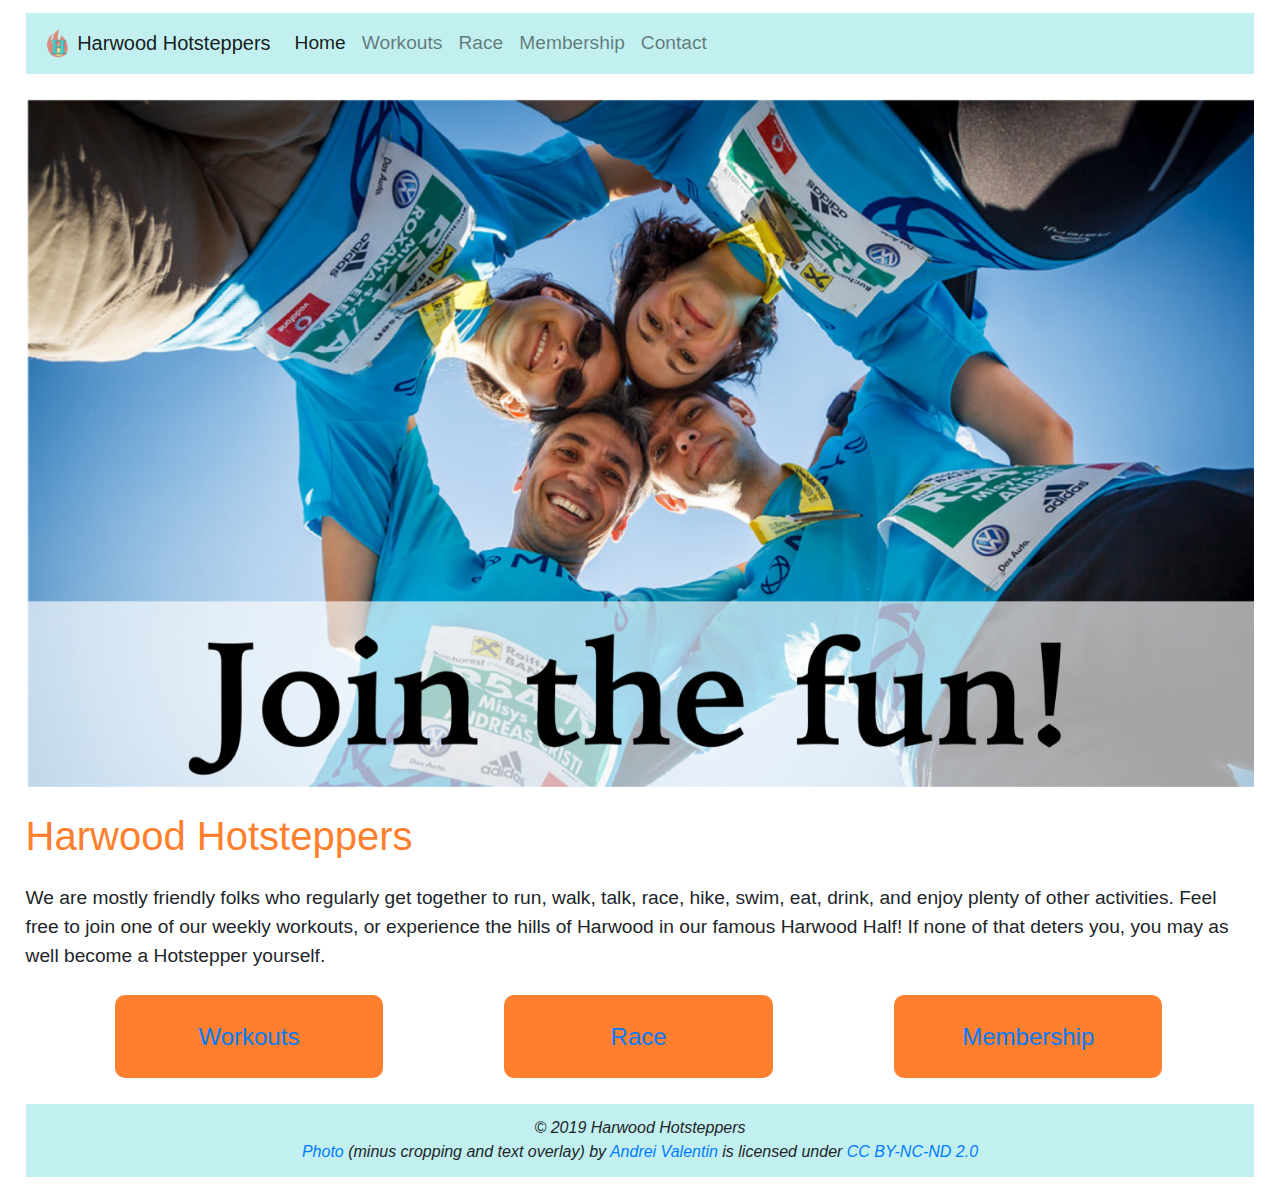
<file: index.html>
<!doctype html>
<html lang="en">
  <head>
    <meta charset="UTF-8">
    <title>Harwood Hotsteppers</title>
    <link rel="stylesheet" href="https://maxcdn.bootstrapcdn.com/bootstrap/4.0.0/css/bootstrap.min.css" integrity="sha384-Gn5384xqQ1aoWXA+058RXPxPg6fy4IWvTNh0E263XmFcJlSAwiGgFAW/dAiS6JXm" crossorigin="anonymous">
    <link rel="stylesheet" href="https://use.fontawesome.com/releases/v5.7.2/css/all.css" integrity="sha384-fnmOCqbTlWIlj8LyTjo7mOUStjsKC4pOpQbqyi7RrhN7udi9RwhKkMHpvLbHG9Sr" crossorigin="anonymous">
    <link rel="apple-touch-icon" sizes="180x180" href="./images/apple-touch-icon.png">
    <link rel="icon" type="image/png" sizes="32x32" href="./images/favicon-32x32.png">
    <link rel="icon" type="image/png" sizes="16x16" href="./images/favicon-16x16.png">
    <link rel="manifest" href="./images/site.webmanifest">
    <link rel="stylesheet" href="./css/hotsteppers.css">
    <script src="./js/hotsteppers.js"></script>
  </head>
  <body>
    <header>
    <div class="navbar-container">
    <nav class="navbar navbar-expand-lg navbar-light">
      <a class="navbar-brand" href="#">
        <img src="./images/hotstepper_sq.png" width="30" height="30" class="d-inline-block align-top" alt="Hotstepper logo"> Harwood Hotsteppers
      </a>
      <button class="navbar-toggler" type="button" data-toggle="collapse" data-target="#navbarSupportedContent" aria-controls="navbarSupportedContent" aria-expanded="false" aria-label="Toggle navigation">
      <span class="navbar-toggler-icon"></span>
      </button>
      <div class="collapse navbar-collapse" id="navbarSupportedContent">
        <ul class="navbar-nav mr-auto mt-2 mt-lg-0">
         <li class="nav-item active">
           <a class="nav-link" href="index.html">Home <span class="sr-only">(current)</span></a>
         </li>
         <li class="nav-item">
            <a class="nav-link" href="workouts.html">Workouts</a>
          </li>
         <li class="nav-item">
           <a class="nav-link" href="race.html">Race</a>
         </li>
         <li class="nav-item">
           <a class="nav-link" href="membership.html">Membership</a>
         </li>
         <li class="nav-item">
           <a class="nav-link" href="contact.html">Contact</a>
         </li>
       </ul>
      </div>
    </nav>
    </div>
    </header>
    <main>
      <section>
        <img class="hero" src="./images/Running-Team16-9CTA1b.png" alt="four people with their heads together in a circle smiling">
      </section>
      <section>
        <h1>Harwood Hotsteppers</h1>
        <p>We are mostly friendly folks who regularly get together to run, walk, talk, race, hike, swim, eat, drink, and enjoy plenty of other activities. Feel free to join one of our weekly workouts, or experience the hills of Harwood in our famous Harwood Half! If none of that deters you, you may as well become a Hotstepper yourself.
      </section>
      <div class="buttons">
        <a href="workouts.html">Workouts</a>
        <a href="race.html">Race</a>
        <a href="membership.html">Membership</a>
      </div>
    </main>
    <footer>
      <div>&copy; 2019 Harwood Hotsteppers
        <i class="fab fa-twitter-square" aria-label="Twitter"></i>
        <i class="fab fa-facebook-square" aria-label="Facebook"></i>
        <i class="fab fa-instagram" aria-label="Instagram"></i><br>
        <a href="https://www.flickr.com/photos/15533315@N07/27058076323">Photo</a> (minus cropping and text overlay) by <a href="https://www.flickr.com/photos/15533315@N07">Andrei Valentin</a> is licensed under <a href="https://creativecommons.org/licenses/by-nc-nd/2.0/?ref=ccsearch&atype=html">CC BY-NC-ND 2.0</a></div>
    </footer>

<script src="https://code.jquery.com/jquery-3.2.1.slim.min.js" integrity="sha384-KJ3o2DKtIkvYIK3UENzmM7KCkRr/rE9/Qpg6aAZGJwFDMVNA/GpGFF93hXpG5KkN" crossorigin="anonymous"></script>
<script src="https://cdnjs.cloudflare.com/ajax/libs/popper.js/1.12.9/umd/popper.min.js" integrity="sha384-ApNbgh9B+Y1QKtv3Rn7W3mgPxhU9K/ScQsAP7hUibX39j7fakFPskvXusvfa0b4Q" crossorigin="anonymous"></script>
<script src="https://maxcdn.bootstrapcdn.com/bootstrap/4.0.0/js/bootstrap.min.js" integrity="sha384-JZR6Spejh4U02d8jOt6vLEHfe/JQGiRRSQQxSfFWpi1MquVdAyjUar5+76PVCmYl" crossorigin="anonymous"></script>

  </body>
</html>
</file>
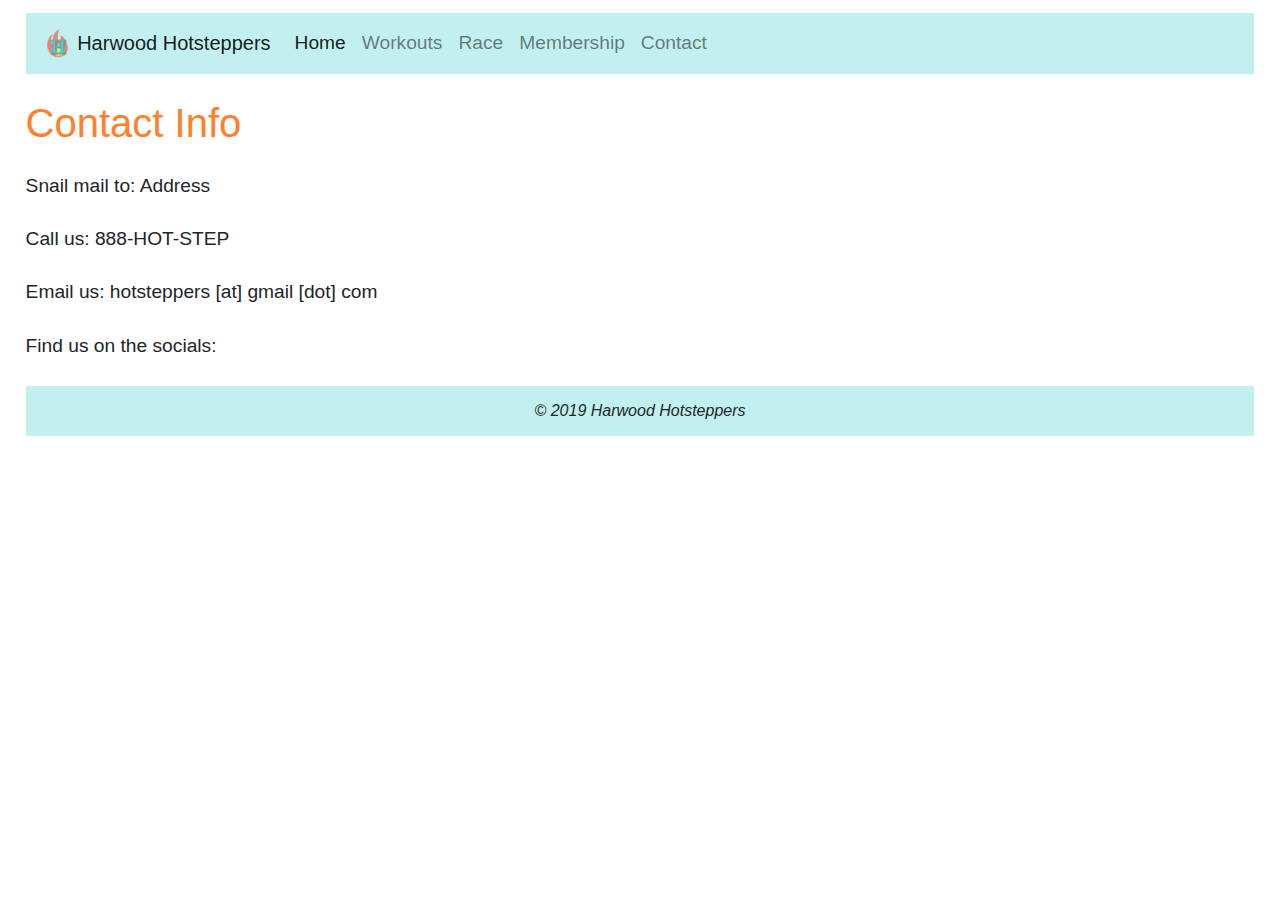
<file: contact.html>
<!doctype html>
<html lang="en">
  <head>
    <meta charset="UTF-8">
    <title>Harwood Hotsteppers Contact Info</title>
    <link rel="stylesheet" href="https://maxcdn.bootstrapcdn.com/bootstrap/4.0.0/css/bootstrap.min.css" integrity="sha384-Gn5384xqQ1aoWXA+058RXPxPg6fy4IWvTNh0E263XmFcJlSAwiGgFAW/dAiS6JXm" crossorigin="anonymous">
    <link rel="stylesheet" href="https://use.fontawesome.com/releases/v5.7.2/css/all.css" integrity="sha384-fnmOCqbTlWIlj8LyTjo7mOUStjsKC4pOpQbqyi7RrhN7udi9RwhKkMHpvLbHG9Sr" crossorigin="anonymous">
    <link rel="apple-touch-icon" sizes="180x180" href="./images/apple-touch-icon.png">
    <link rel="icon" type="image/png" sizes="32x32" href="./images/favicon-32x32.png">
    <link rel="icon" type="image/png" sizes="16x16" href="./images/favicon-16x16.png">
    <link rel="manifest" href="./images/site.webmanifest">
    <link rel="stylesheet" href="./css/hotsteppers.css">
    <script src="./js/hotsteppers.js"></script>
  </head>
  <body>
    <header>
      <div class="navbar-container">
      <nav class="navbar navbar-expand-lg navbar-light">
        <a class="navbar-brand" href="#">
          <img src="./images/hotstepper_sq.png" width="30" height="30" class="d-inline-block align-top" alt="Hotstepper logo"> Harwood Hotsteppers
        </a>
        <button class="navbar-toggler" type="button" data-toggle="collapse" data-target="#navbarSupportedContent" aria-controls="navbarSupportedContent" aria-expanded="false" aria-label="Toggle navigation">
        <span class="navbar-toggler-icon"></span>
        </button>
        <div class="collapse navbar-collapse" id="navbarSupportedContent">
          <ul class="navbar-nav mr-auto mt-2 mt-lg-0">
           <li class="nav-item active">
             <a class="nav-link" href="index.html">Home <span class="sr-only">(current)</span></a>
           </li>
           <li class="nav-item">
              <a class="nav-link" href="workouts.html">Workouts</a>
            </li>
           <li class="nav-item">
             <a class="nav-link" href="race.html">Race</a>
           </li>
           <li class="nav-item">
             <a class="nav-link" href="membership.html">Membership</a>
           </li>
           <li class="nav-item">
             <a class="nav-link" href="contact.html">Contact</a>
           </li>
         </ul>
        </div>
      </nav>
      </div>
    </header>
    <main>
      <section>
      <h1>Contact Info</h1>
        <p><i class="fas fa-map-marker-alt" aria-label="map marker"></i> Snail mail to: Address
        <p><i class="fas fa-phone" aria-label="phone"></i> Call us: 888-HOT-STEP
        <p><i class="fas fa-envelope" aria-label="email"></i> Email us: hotsteppers [at] gmail [dot] com
        <p>Find us on the socials: <i class="fab fa-twitter-square" aria-label="Twitter"></i>
        <i class="fab fa-facebook-square" aria-label="Facebook"></i>
        <i class="fab fa-instagram" aria-label="Instagram"></i>
      </section>
    </main>
    <footer>
      <div>&copy; 2019 Harwood Hotsteppers
        <i class="fab fa-twitter-square" aria-label="Twitter"></i>
        <i class="fab fa-facebook-square" aria-label="Facebook"></i>
        <i class="fab fa-instagram" aria-label="Instagram"></i></div>
    </footer>
    <script src="https://code.jquery.com/jquery-3.2.1.slim.min.js" integrity="sha384-KJ3o2DKtIkvYIK3UENzmM7KCkRr/rE9/Qpg6aAZGJwFDMVNA/GpGFF93hXpG5KkN" crossorigin="anonymous"></script>
    <script src="https://cdnjs.cloudflare.com/ajax/libs/popper.js/1.12.9/umd/popper.min.js" integrity="sha384-ApNbgh9B+Y1QKtv3Rn7W3mgPxhU9K/ScQsAP7hUibX39j7fakFPskvXusvfa0b4Q" crossorigin="anonymous"></script>
    <script src="https://maxcdn.bootstrapcdn.com/bootstrap/4.0.0/js/bootstrap.min.js" integrity="sha384-JZR6Spejh4U02d8jOt6vLEHfe/JQGiRRSQQxSfFWpi1MquVdAyjUar5+76PVCmYl" crossorigin="anonymous"></script>
  </body>
</html>
</file>
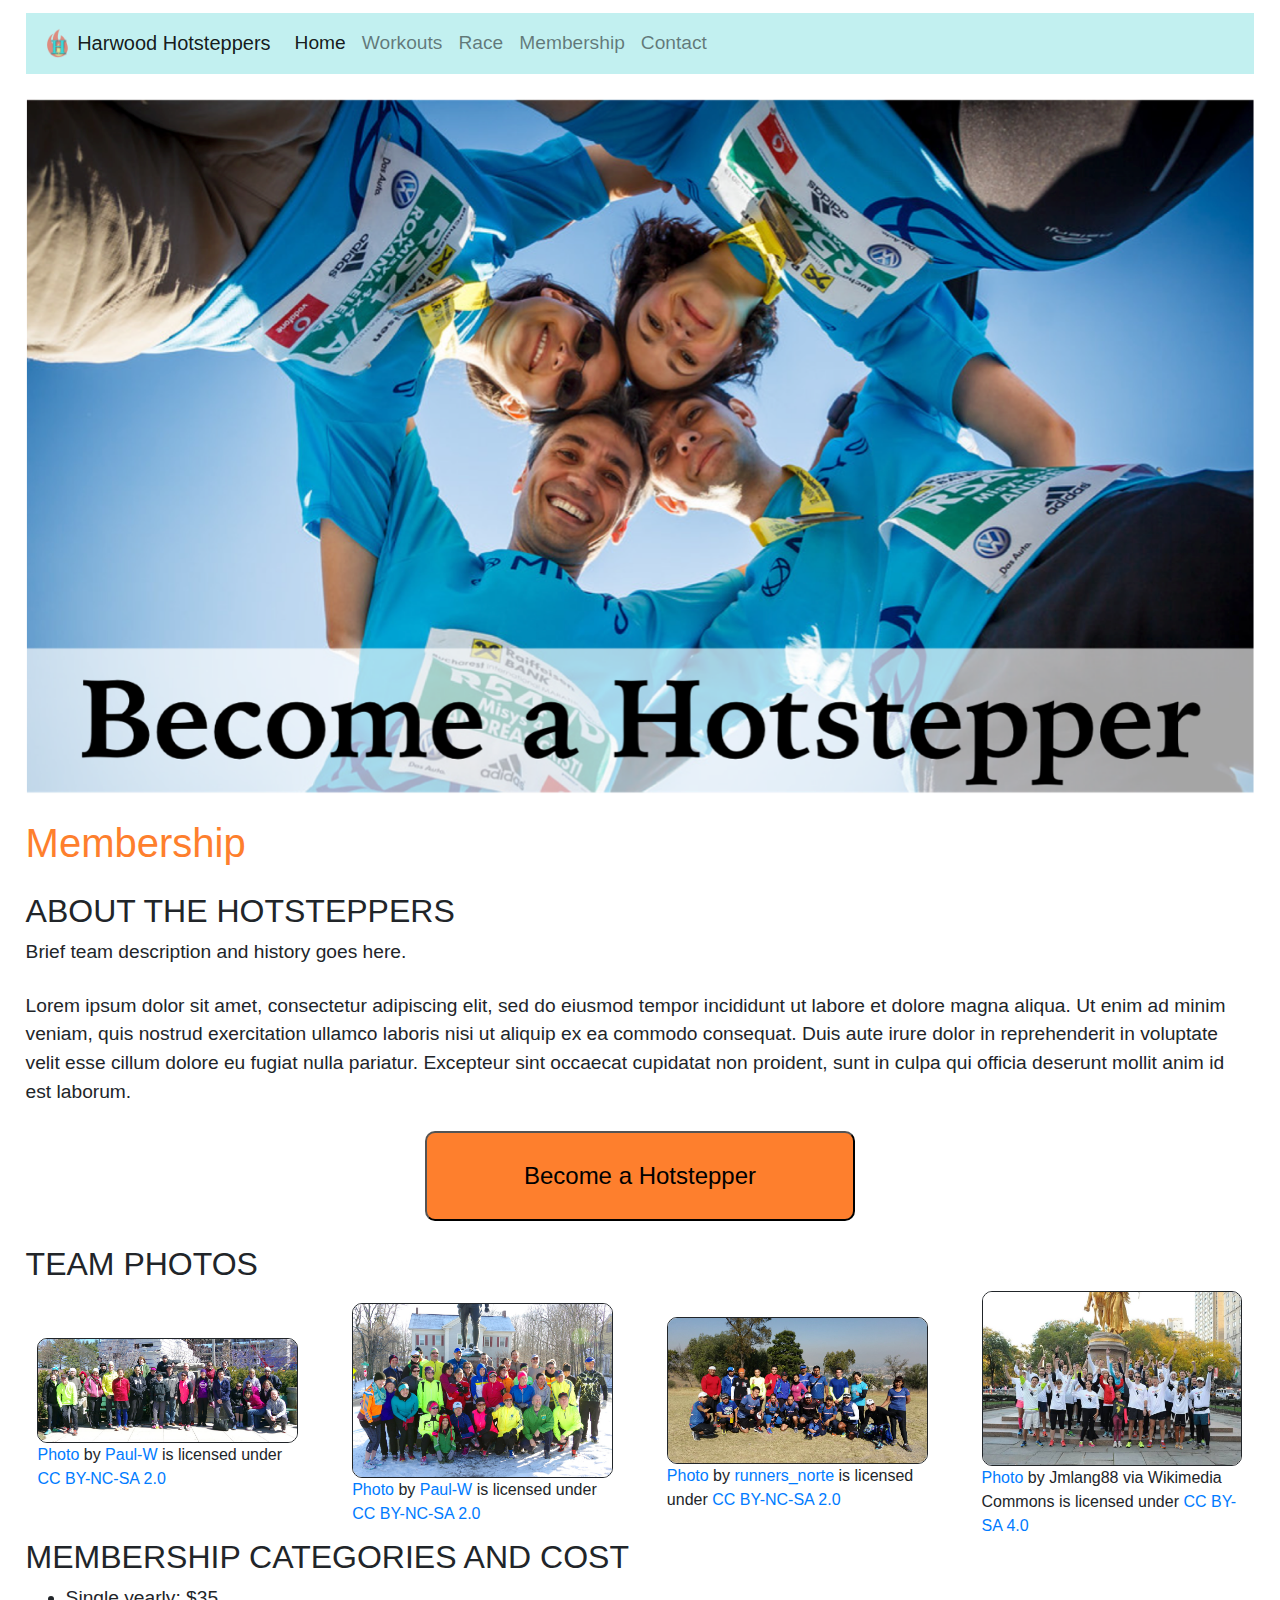
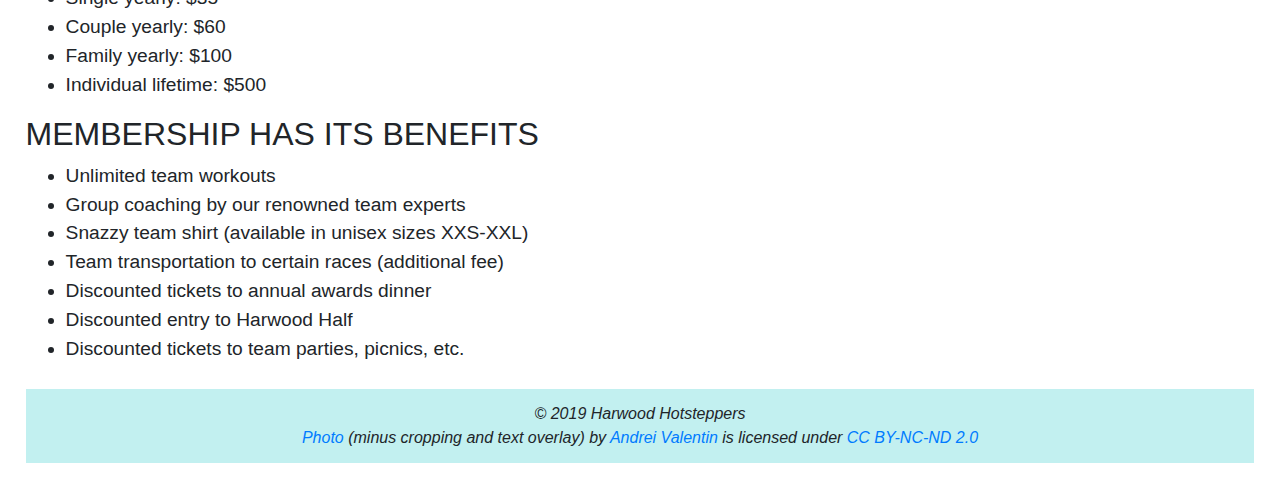
<file: membership.html>
<!doctype html>
<html lang="en">
  <head>
    <meta charset="UTF-8">
    <title>Harwood Hotsteppers Membership</title>
    <link rel="stylesheet" href="https://maxcdn.bootstrapcdn.com/bootstrap/4.0.0/css/bootstrap.min.css" integrity="sha384-Gn5384xqQ1aoWXA+058RXPxPg6fy4IWvTNh0E263XmFcJlSAwiGgFAW/dAiS6JXm" crossorigin="anonymous">
    <link rel="stylesheet" href="https://use.fontawesome.com/releases/v5.7.2/css/all.css" integrity="sha384-fnmOCqbTlWIlj8LyTjo7mOUStjsKC4pOpQbqyi7RrhN7udi9RwhKkMHpvLbHG9Sr" crossorigin="anonymous">
    <link rel="apple-touch-icon" sizes="180x180" href="./images/apple-touch-icon.png">
    <link rel="icon" type="image/png" sizes="32x32" href="./images/favicon-32x32.png">
    <link rel="icon" type="image/png" sizes="16x16" href="./images/favicon-16x16.png">
    <link rel="manifest" href="./images/site.webmanifest">
    <link rel="stylesheet" href="./css/hotsteppers.css">
    <script src="./js/hotsteppers.js"></script>
	  <link rel="stylesheet" href="./css/hotsteppers.css">
    <script src="./js/hotsteppers.js"></script>
  </head>
  <body>
    <header>
      <div class="navbar-container">
      <nav class="navbar navbar-expand-lg navbar-light">
        <a class="navbar-brand" href="#">
          <img src="./images/hotstepper_sq.png" width="30" height="30" class="d-inline-block align-top" alt="Hotstepper logo"> Harwood Hotsteppers
        </a>
        <button class="navbar-toggler" type="button" data-toggle="collapse" data-target="#navbarSupportedContent" aria-controls="navbarSupportedContent" aria-expanded="false" aria-label="Toggle navigation">
        <span class="navbar-toggler-icon"></span>
        </button>
        <div class="collapse navbar-collapse" id="navbarSupportedContent">
          <ul class="navbar-nav mr-auto mt-2 mt-lg-0">
           <li class="nav-item active">
             <a class="nav-link" href="index.html">Home <span class="sr-only">(current)</span></a>
           </li>
           <li class="nav-item">
              <a class="nav-link" href="workouts.html">Workouts</a>
            </li>
           <li class="nav-item">
             <a class="nav-link" href="race.html">Race</a>
           </li>
           <li class="nav-item">
             <a class="nav-link" href="membership.html">Membership</a>
           </li>
           <li class="nav-item">
             <a class="nav-link" href="contact.html">Contact</a>
           </li>
         </ul>
        </div>
      </nav>
      </div>
    </header>
    <main>
      <section>
        <img class="hero" src="./images/Running-Team16-9CTA2b.png" alt="four people with their heads together in a circle smiling">
      </section>
      <section>
        <h1>Membership</h1>
          <h2>About the Hotsteppers</h2>
          <p>Brief team description and history goes here.
          <p>Lorem ipsum dolor sit amet, consectetur adipiscing elit, sed do eiusmod tempor incididunt ut labore et dolore magna aliqua. Ut enim ad minim veniam, quis nostrud exercitation ullamco laboris nisi ut aliquip ex ea commodo consequat. Duis aute irure dolor in reprehenderit in voluptate velit esse cillum dolore eu fugiat nulla pariatur. Excepteur sint occaecat cupidatat non proident, sunt in culpa qui officia deserunt mollit anim id est laborum.
      </section>
      <section>
        <button>Become a Hotstepper</button>
      </section>
      <section>
        <h2>Team photos</h2>
        <div class="row">
          <div class="column">
              <img alt="Team members posing in park" src="./images/MRC-SLR-Boston-Course-2015-2144.jpg" onclick="openModal();currentSlide(1)" class="hover-shadow">
              <a href="https://www.flickr.com/photos/31608675@N00/16361771974">Photo</a> by <a href="https://www.flickr.com/photos/31608675@N00">Paul-W</a> is licensed under <a href="https://creativecommons.org/licenses/by-nc-sa/2.0/?ref=ccsearch&atype=html">CC BY-NC-SA 2.0</a>
          </div>
          <div class="column">
              <img alt="Team members posing with statue" src="./images/MRC-SLR-Boston-Course-2015-064.jpg" onclick="openModal();currentSlide(1)" class="hover-shadow">
              <a href="https://www.flickr.com/photos/31608675@N00/16783853398">Photo</a> by <a href="https://www.flickr.com/photos/31608675@N00">Paul-W</a> is licensed under <a href="https://creativecommons.org/licenses/by-nc-sa/2.0/?ref=ccsearch&atype=html">CC BY-NC-SA 2.0</a>
          </div>
          <div class="column">
              <img alt="Team members posing at top of ridge" src="./images/2015-01-24.jpg" onclick="openModal();currentSlide(1)" class="hover-shadow">
              <a href="https://www.flickr.com/photos/131477743@N03/16943571307">Photo</a> by <a href="https://www.flickr.com/photos/131477743@N03">runners_norte</a> is licensed under <a href="https://creativecommons.org/licenses/by-nc-sa/2.0/?ref=ccsearch&atype=html">CC BY-NC-SA 2.0</a>
          </div>
          <div class="column">
              <img alt="Team members cheering with statue" src="./images/2013_Shoe4Africa_running_team.jpg" onclick="openModal();currentSlide(1)" class="hover-shadow">
              <a href="https://commons.wikimedia.org/wiki/File:2013_Shoe4Africa_running_team.jpg">Photo</a> by Jmlang88 via Wikimedia Commons is licensed under <a href="https://creativecommons.org/licenses/by-sa/4.0">CC BY-SA 4.0</a>
          </div>
        </div>

<!-- The Modal/Lightbox -->
<div id="myModal" class="modal">
  <span class="close cursor" onclick="closeModal()">&times;</span>
  <div class="modal-content">

    <div class="mySlides">
      <div class="numbertext">1 / 4</div>
      <img src="./images/MRC-SLR-Boston-Course-2015-2144.jpg" alt="Team members posing in park" style="width:100%">
    </div>

    <div class="mySlides">
      <div class="numbertext">2 / 4</div>
      <img src="./images/MRC-SLR-Boston-Course-2015-064.jpg" alt="Team members posing with statue" style="width:100%">
    </div>

    <div class="mySlides">
      <div class="numbertext">3 / 4</div>
      <img src="./images/2015-01-24.jpg" alt="Team members posing at top of ridge" style="width:100%">
    </div>

    <div class="mySlides">
      <div class="numbertext">4 / 4</div>
      <img src="./images/2013_Shoe4Africa_running_team.jpg" alt="Team members cheering with statue" style="width:100%">
    </div>

<!-- Next/previous controls -->
    <a class="prev" onclick="plusSlides(-1)">&#10094;</a>
    <a class="next" onclick="plusSlides(1)">&#10095;</a>

<!-- Caption text -->
    <div class="caption-container">
      <p id="caption"></p>
    </div>

<!-- Thumbnail image controls -->
    <div class="column">
      <img class="demo" src="./images/MRC-SLR-Boston-Course-2015-2144.jpg" onclick="currentSlide(1)" alt="Team members posing in park">
    </div>

    <div class="column">
      <img class="demo" src="./images/MRC-SLR-Boston-Course-2015-064.jpg" onclick="currentSlide(2)" alt="Team members posing with statue">
    </div>

    <div class="column">
      <img class="demo" src="./images/2015-01-24.jpg" onclick="currentSlide(3)" alt="Team members posing at top of ridge">
    </div>

    <div class="column">
      <img class="demo" src="./images/2013_Shoe4Africa_running_team.jpg" onclick="currentSlide(4)" alt="Team members cheering with statue">
    </div>
  </div>
</div>
      </section>
      <section>
      <div>
          <h2>Membership categories and cost</h2>
          <ul><li>Single yearly: $35</li>
            <li>Couple yearly: $60</li>
            <li>Family yearly: $100</li>
            <li>Individual lifetime: $500</li></ul>
      </div>
      <div>
          <h2>Membership has its benefits</h2>
          <ul><li>Unlimited team workouts</li>
            <li>Group coaching by our renowned team experts</li>
            <li>Snazzy team shirt (available in unisex sizes XXS-XXL)</li>
            <li>Team transportation to certain races (additional fee)</li>
            <li>Discounted tickets to annual awards dinner</li>
            <li>Discounted entry to Harwood Half</li>
            <li>Discounted tickets to team parties, picnics, etc.</li>
    </ul>
      </div>
    </section>
    </main>
    <footer>
      <div>&copy; 2019 Harwood Hotsteppers
        <i class="fab fa-twitter-square" aria-label="Twitter"></i>
        <i class="fab fa-facebook-square" aria-label="Facebook"></i>
        <i class="fab fa-instagram" aria-label="Instagram"></i><br>
        <a href="https://www.flickr.com/photos/15533315@N07/27058076323">Photo</a> (minus cropping and text overlay) by <a href="https://www.flickr.com/photos/15533315@N07">Andrei Valentin</a> is licensed under <a href="https://creativecommons.org/licenses/by-nc-nd/2.0/?ref=ccsearch&atype=html">CC BY-NC-ND 2.0</a></div>
    </footer>

    <script src="https://code.jquery.com/jquery-3.2.1.slim.min.js" integrity="sha384-KJ3o2DKtIkvYIK3UENzmM7KCkRr/rE9/Qpg6aAZGJwFDMVNA/GpGFF93hXpG5KkN" crossorigin="anonymous"></script>
    <script src="https://cdnjs.cloudflare.com/ajax/libs/popper.js/1.12.9/umd/popper.min.js" integrity="sha384-ApNbgh9B+Y1QKtv3Rn7W3mgPxhU9K/ScQsAP7hUibX39j7fakFPskvXusvfa0b4Q" crossorigin="anonymous"></script>
    <script src="https://maxcdn.bootstrapcdn.com/bootstrap/4.0.0/js/bootstrap.min.js" integrity="sha384-JZR6Spejh4U02d8jOt6vLEHfe/JQGiRRSQQxSfFWpi1MquVdAyjUar5+76PVCmYl" crossorigin="anonymous"></script>

  </body>
</html>
</file>
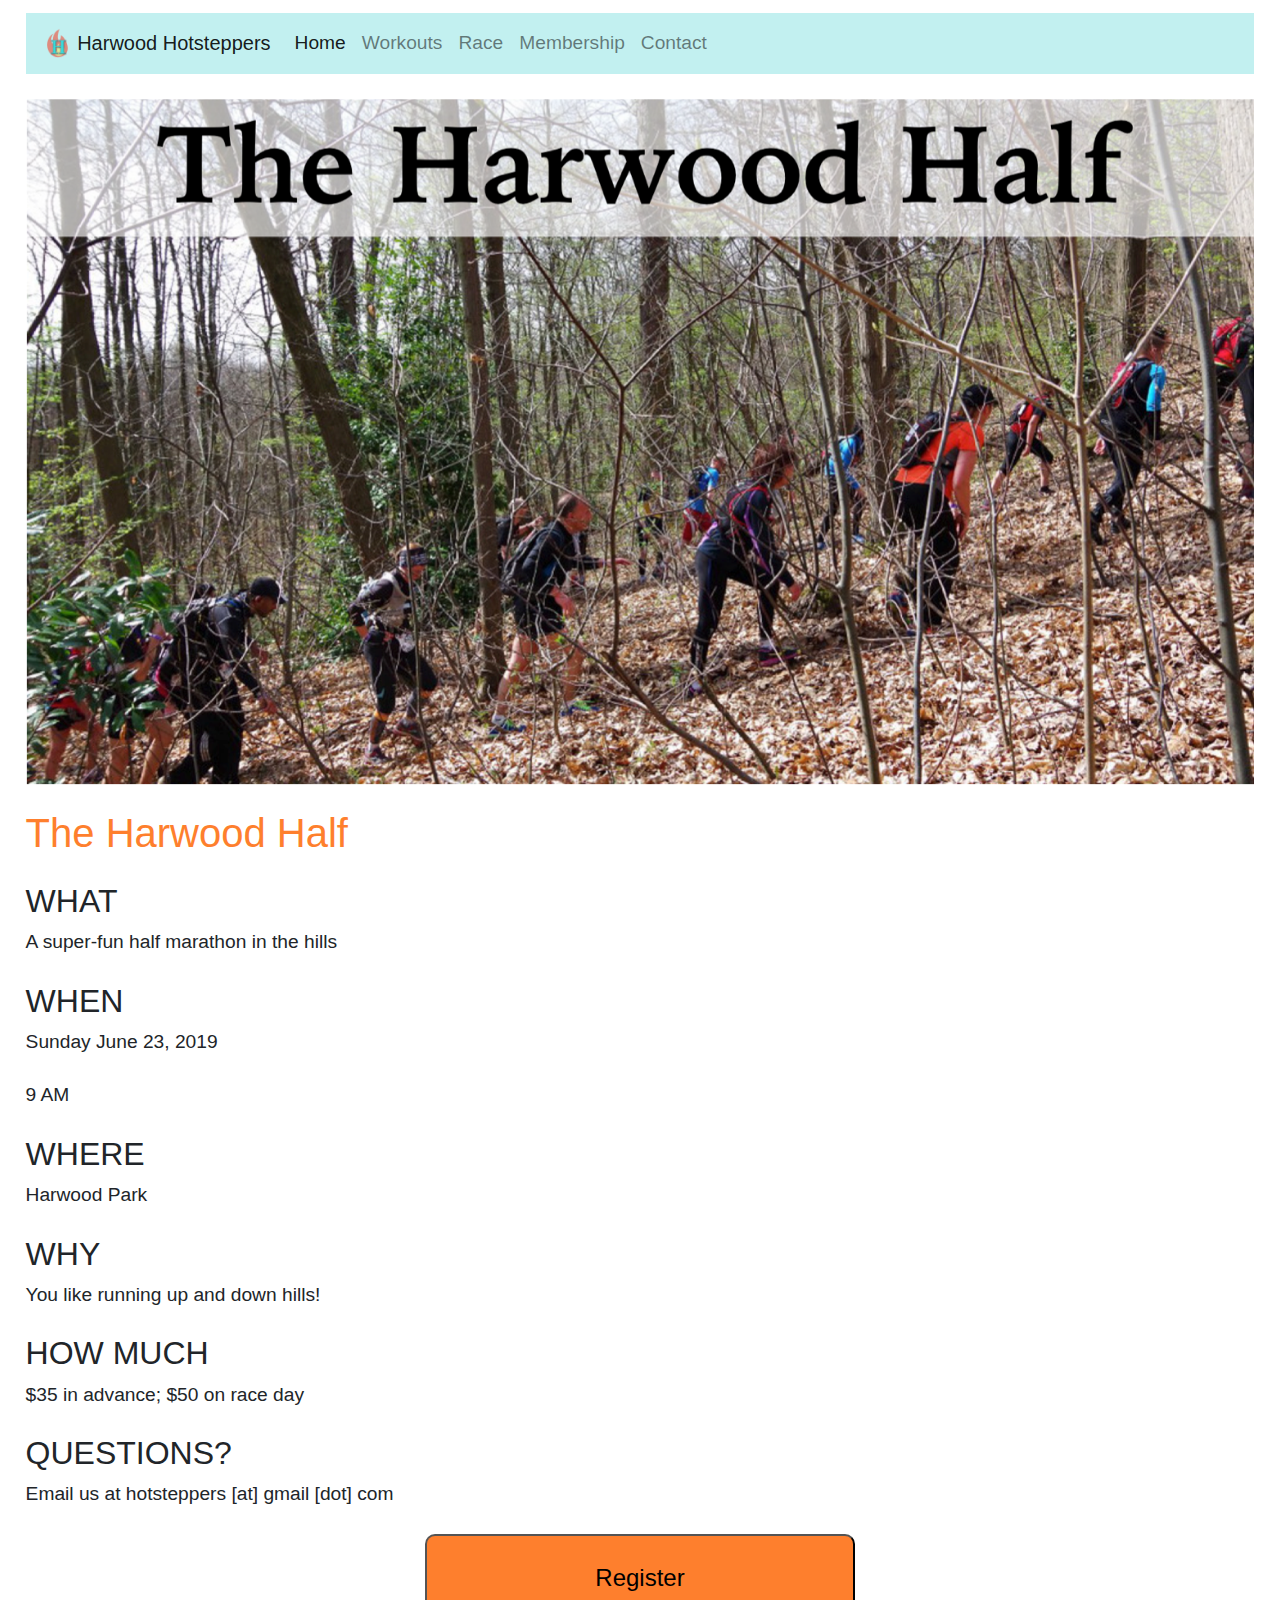
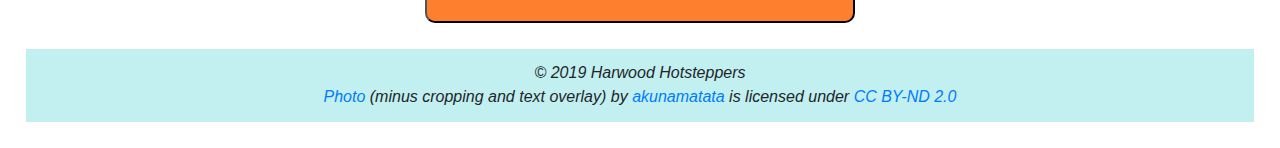
<file: race.html>
<!doctype html>
<html lang="en">
  <head>
    <meta charset="UTF-8">
    <title>Harwood Hotsteppers - Harwood Half</title>
    <link rel="stylesheet" href="https://maxcdn.bootstrapcdn.com/bootstrap/4.0.0/css/bootstrap.min.css" integrity="sha384-Gn5384xqQ1aoWXA+058RXPxPg6fy4IWvTNh0E263XmFcJlSAwiGgFAW/dAiS6JXm" crossorigin="anonymous">
    <link rel="stylesheet" href="https://use.fontawesome.com/releases/v5.7.2/css/all.css" integrity="sha384-fnmOCqbTlWIlj8LyTjo7mOUStjsKC4pOpQbqyi7RrhN7udi9RwhKkMHpvLbHG9Sr" crossorigin="anonymous">
    <link rel="apple-touch-icon" sizes="180x180" href="./images/apple-touch-icon.png">
    <link rel="icon" type="image/png" sizes="32x32" href="./images/favicon-32x32.png">
    <link rel="icon" type="image/png" sizes="16x16" href="./images/favicon-16x16.png">
    <link rel="manifest" href="./images/site.webmanifest">
    <link rel="stylesheet" href="./css/hotsteppers.css">
    <script src="./js/hotsteppers.js"></script>
  </head>
  <body>
    <header>
      <div class="navbar-container">
      <nav class="navbar navbar-expand-lg navbar-light">
        <a class="navbar-brand" href="#">
          <img src="./images/hotstepper_sq.png" width="30" height="30" class="d-inline-block align-top" alt="Hotstepper logo"> Harwood Hotsteppers
        </a>
        <button class="navbar-toggler" type="button" data-toggle="collapse" data-target="#navbarSupportedContent" aria-controls="navbarSupportedContent" aria-expanded="false" aria-label="Toggle navigation">
        <span class="navbar-toggler-icon"></span>
        </button>
        <div class="collapse navbar-collapse" id="navbarSupportedContent">
          <ul class="navbar-nav mr-auto mt-2 mt-lg-0">
           <li class="nav-item active">
             <a class="nav-link" href="index.html">Home <span class="sr-only">(current)</span></a>
           </li>
           <li class="nav-item">
              <a class="nav-link" href="workouts.html">Workouts</a>
            </li>
           <li class="nav-item">
             <a class="nav-link" href="race.html">Race</a>
           </li>
           <li class="nav-item">
             <a class="nav-link" href="membership.html">Membership</a>
           </li>
           <li class="nav-item">
             <a class="nav-link" href="contact.html">Contact</a>
           </li>
         </ul>
        </div>
      </nav>
      </div>
    </header>
    <main>
      <section>
        <img class="hero" src="./images/AKU_4170(Medium)16-9CTA2.png" alt="people walking up a steep ascent">
      </section>
      <section>
        <h1>The Harwood Half</h1>
        <h2>What</h2>
          <p><i class="fas fa-running" aria-label="running"></i> A super-fun half marathon in the hills
        <h2>When</h2>
          <p><i class="fas fa-calendar-alt" aria-label="calendar"></i> Sunday June 23, 2019
          <p><i class="fas fa-clock" aria-label="clock"></i> 9 AM
        <h2>Where</h2>
          <p><i class="fas fa-location-arrow" aria-label="arrow"></i> Harwood Park
        <h2>Why</h2>
          <p><i class="fas fa-mountain" aria-label="mountain"></i> You like running up and down hills!
        <h2>How much</h2>
          <p><i class="fas fa-dollar-sign" aria-label="dollar sign"></i> $35 in advance; $50 on race day
        <h2>Questions?</h2>
          <p><i class="fas fa-question" aria-label="question mark"></i> Email us at hotsteppers [at] gmail [dot] com
      </section>
      <section>
        <button>Register</button>
      </section>
    </main>
    <footer>
      <div>&copy; 2019 Harwood Hotsteppers
        <i class="fab fa-twitter-square" aria-label="Twitter"></i>
        <i class="fab fa-facebook-square" aria-label="Facebook"></i>
        <i class="fab fa-instagram" aria-label="Instagram"></i><br>
        <a href="https://www.flickr.com/photos/72031802@N00/13533457285">Photo</a> (minus cropping and text overlay) by <a href="https://www.flickr.com/photos/72031802@N00">akunamatata</a> is licensed under <a href="https://creativecommons.org/licenses/by-nd/2.0/?ref=ccsearch&atype=html">CC BY-ND 2.0</a></div>
    </footer>

    <script src="https://code.jquery.com/jquery-3.2.1.slim.min.js" integrity="sha384-KJ3o2DKtIkvYIK3UENzmM7KCkRr/rE9/Qpg6aAZGJwFDMVNA/GpGFF93hXpG5KkN" crossorigin="anonymous"></script>
    <script src="https://cdnjs.cloudflare.com/ajax/libs/popper.js/1.12.9/umd/popper.min.js" integrity="sha384-ApNbgh9B+Y1QKtv3Rn7W3mgPxhU9K/ScQsAP7hUibX39j7fakFPskvXusvfa0b4Q" crossorigin="anonymous"></script>
    <script src="https://maxcdn.bootstrapcdn.com/bootstrap/4.0.0/js/bootstrap.min.js" integrity="sha384-JZR6Spejh4U02d8jOt6vLEHfe/JQGiRRSQQxSfFWpi1MquVdAyjUar5+76PVCmYl" crossorigin="anonymous"></script>

  </body>
</html>
</file>
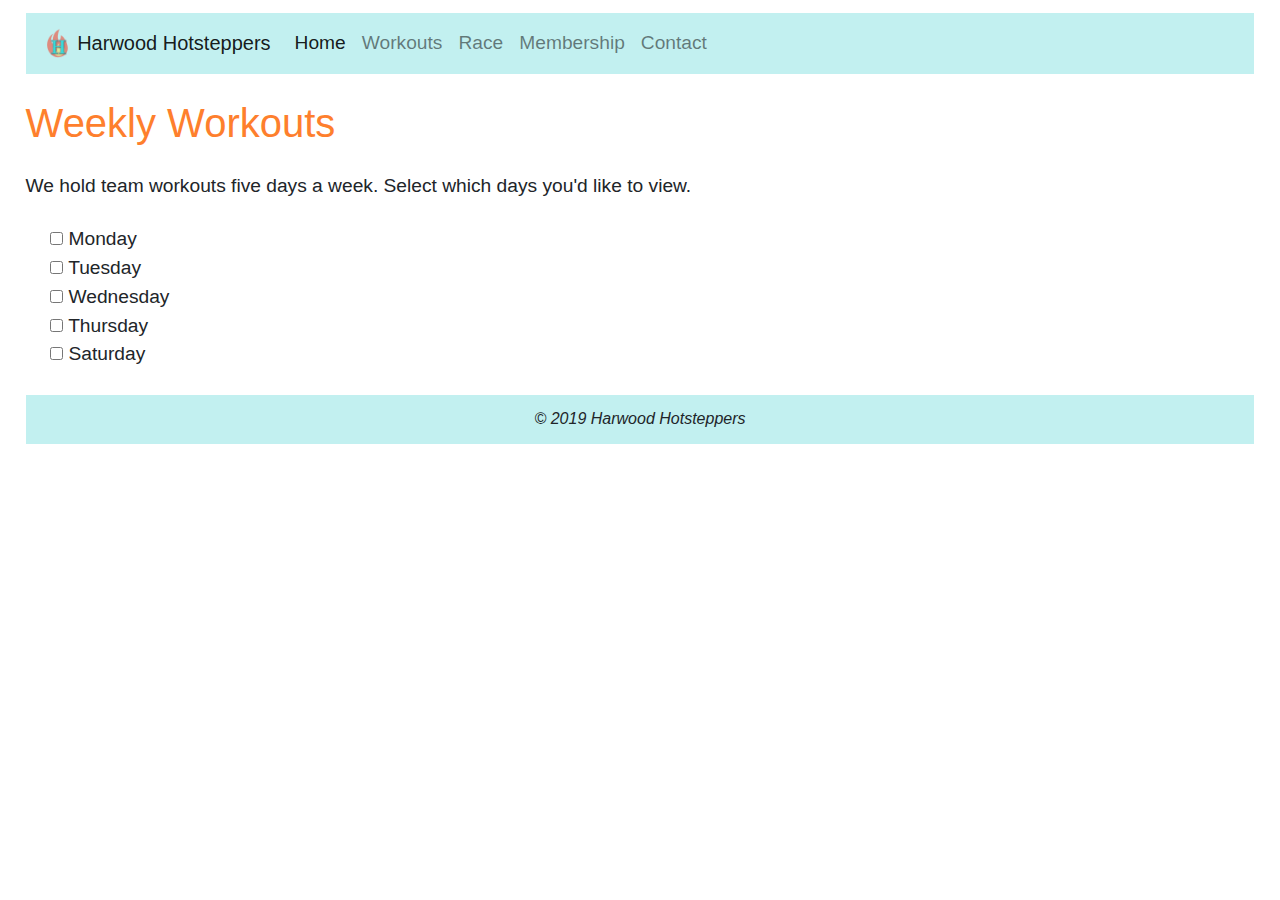
<file: workouts.html>
<!doctype html>
<html lang="en">
  <head>
    <meta charset="UTF-8">
    <title>Harwood Hotsteppers Weekly Workouts</title>
    <link rel="stylesheet" href="https://maxcdn.bootstrapcdn.com/bootstrap/4.0.0/css/bootstrap.min.css" integrity="sha384-Gn5384xqQ1aoWXA+058RXPxPg6fy4IWvTNh0E263XmFcJlSAwiGgFAW/dAiS6JXm" crossorigin="anonymous">
    <link rel="stylesheet" href="https://use.fontawesome.com/releases/v5.7.2/css/all.css" integrity="sha384-fnmOCqbTlWIlj8LyTjo7mOUStjsKC4pOpQbqyi7RrhN7udi9RwhKkMHpvLbHG9Sr" crossorigin="anonymous">
    <link rel="apple-touch-icon" sizes="180x180" href="./images/apple-touch-icon.png">
    <link rel="icon" type="image/png" sizes="32x32" href="./images/favicon-32x32.png">
    <link rel="icon" type="image/png" sizes="16x16" href="./images/favicon-16x16.png">
    <link rel="manifest" href="./images/site.webmanifest">
    <link rel="stylesheet" href="./css/hotsteppers.css">
    <script src="./js/hotsteppers.js"></script>
  </head>
  <body>
    <header>
      <div class="navbar-container">
      <nav class="navbar navbar-expand-lg navbar-light">
        <a class="navbar-brand" href="#">
          <img src="./images/hotstepper_sq.png" width="30" height="30" class="d-inline-block align-top" alt="Hotstepper logo"> Harwood Hotsteppers
        </a>
        <button class="navbar-toggler" type="button" data-toggle="collapse" data-target="#navbarSupportedContent" aria-controls="navbarSupportedContent" aria-expanded="false" aria-label="Toggle navigation">
        <span class="navbar-toggler-icon"></span>
        </button>
        <div class="collapse navbar-collapse" id="navbarSupportedContent">
          <ul class="navbar-nav mr-auto mt-2 mt-lg-0">
           <li class="nav-item active">
             <a class="nav-link" href="index.html">Home <span class="sr-only">(current)</span></a>
           </li>
           <li class="nav-item">
              <a class="nav-link" href="workouts.html">Workouts</a>
            </li>
           <li class="nav-item">
             <a class="nav-link" href="race.html">Race</a>
           </li>
           <li class="nav-item">
             <a class="nav-link" href="membership.html">Membership</a>
           </li>
           <li class="nav-item">
             <a class="nav-link" href="contact.html">Contact</a>
           </li>
         </ul>
        </div>
      </nav>
      </div>
    </header>
    <main>
      <section>
      <h1>Weekly Workouts</h1>
      <p>We hold team workouts five days a week. Select which days you'd like to view.
      <form>
        <input type="checkbox" name="Monday" id="yesMon" value="mon" onchange="workoutDisplay()"/> Monday<br>
        <input type="checkbox" name="Tuesday" id="yesTue" value="tue" onchange="workoutDisplay()"/> Tuesday<br>
        <input type="checkbox" name="Wednesday" id="yesWed" value="wedy" onchange="workoutDisplay()"/> Wednesday<br>
        <input type="checkbox" name="Thursday" id="yesThu" value="thu" onchange="workoutDisplay()"/> Thursday<br>
        <input type="checkbox" name="Saturday" id="yesSat" value="sat" onchange="workoutDisplay()"/> Saturday<br>
      </form>
    </section>
    <section>
      <div id="monday">
          <h2>Monday Fun Run</h2>
          <div class="details"><p><i class="far fa-clock" aria-label="clock"></i> 7 PM
          <br><i class="fas fa-location-arrow" aria-label="arrow"></i> Harwood Park
          <br>Run your mouth along with your miles during this social group run. Route is a flat, 1.5-mile loop, which you can repeat as much as you want. All paces welcome!</div>
          <iframe class="map" src="https://www.google.com/maps/embed?pb=!1m18!1m12!1m3!1d3016.1782816662476!2d-73.90047898462943!3d40.88990397931298!2m3!1f0!2f0!3f0!3m2!1i1024!2i768!4f13.1!3m3!1m2!1s0x89c2f3a5100b98cf%3A0x6e15c4cb5e58116d!2sVan+Cortlandt+Park+-+242+St!5e0!3m2!1sen!2sus!4v1558539792144!5m2!1sen!2sus"></iframe>
      </div>
      <div id="tuesday">
          <div class="desc"><h2>Tuesday Track</h2>
          <div class="details"><p><i class="far fa-clock" aria-label="clock"></i> 7 PM
          <br><i class="fas fa-location-arrow" aria-label="arrow"></i> Harwood High School Track
          <br>Take to the track for some speedwork with workouts designed and facilitated by our awesome coaches. Multiple pace groups.</div></div>
          <iframe class="map" src="https://www.google.com/maps/embed?pb=!1m18!1m12!1m3!1d3016.266152232699!2d-73.89965108019317!3d40.88797627543005!2m3!1f0!2f0!3f0!3m2!1i1024!2i768!4f13.1!3m3!1m2!1s0x89c2f3a4fa04c2d7%3A0xa81b61f7f03e7d37!2sVan+Cortlandt+Park+Running+Track!5e0!3m2!1sen!2sus!4v1558540049573!5m2!1sen!2sus"></iframe>
      </div>
      <div id="wednesday">
          <div class="desc"><h2>Wednesday Swim</h2>
          <div class="details"><p><i class="far fa-clock" aria-label="clock"></i> 7 PM
          <br><i class="fas fa-location-arrow" aria-label="arrow"></i> Harwood Community Pool
          <br>Hit the pool for some pool running, cross-training or recovery laps. BYO equipment and workout plan. We provide a lifeguard.</div></div>
          <iframe class="map" src="https://www.google.com/maps/embed?pb=!1m18!1m12!1m3!1d3076.0490223682023!2d-73.89755473465954!3d40.88882422648097!2m3!1f0!2f0!3f0!3m2!1i1024!2i768!4f13.1!3m3!1m2!1s0x89c2f3a50ebbbd9d%3A0x3dcf13e3d915fa2e!2sVan+Cortlandt+Pool!5e0!3m2!1sen!2sus!4v1558540007317!5m2!1sen!2sus"></iframe>
      </div>
      <div id="thursday">
          <div class="desc"><h2>Thursday Tempo</h2>
          <div class="details"><p><i class="far fa-clock" aria-label="clock"></i> 7 PM
          <br><i class="fas fa-location-arrow" aria-label="arrow"></i> Harwood Park
          <br>Tempo time! Build strength and endurance for your next race. Coached workout designed to accomodate all paces.</div></div>
          <iframe class="map" src="https://www.google.com/maps/embed?pb=!1m18!1m12!1m3!1d3016.1782816662476!2d-73.90047898462943!3d40.88990397931298!2m3!1f0!2f0!3f0!3m2!1i1024!2i768!4f13.1!3m3!1m2!1s0x89c2f3a5100b98cf%3A0x6e15c4cb5e58116d!2sVan+Cortlandt+Park+-+242+St!5e0!3m2!1sen!2sus!4v1558539792144!5m2!1sen!2sus"></iframe>
      </div>
      <div id="saturday">
          <div class="desc"><h2>Saturday Morning Special</h2>
          <div class="details"><p><i class="far fa-clock" aria-label="clock"></i> 8 AM
          <br><i class="fas fa-location-arrow" aria-label="arrow"></i> Harwood Park
          <br>The original, the classic. We start together, split into smaller groups according to pace and distance, and rendezvous on the track for cool-down, stretching, and gabbing, followed by breakfast.</div></div>
          <iframe class="map" src="https://www.google.com/maps/embed?pb=!1m18!1m12!1m3!1d3016.1782816662476!2d-73.90047898462943!3d40.88990397931298!2m3!1f0!2f0!3f0!3m2!1i1024!2i768!4f13.1!3m3!1m2!1s0x89c2f3a5100b98cf%3A0x6e15c4cb5e58116d!2sVan+Cortlandt+Park+-+242+St!5e0!3m2!1sen!2sus!4v1558539792144!5m2!1sen!2sus"></iframe>
      </div>
    </section>
    </main>
    <footer>
      <div>&copy; 2019 Harwood Hotsteppers
        <i class="fab fa-twitter-square" aria-label="Twitter"></i>
        <i class="fab fa-facebook-square" aria-label="Facebook"></i>
        <i class="fab fa-instagram" aria-label="Instagram"></i></div>
    </footer>
    <script src="https://code.jquery.com/jquery-3.2.1.slim.min.js" integrity="sha384-KJ3o2DKtIkvYIK3UENzmM7KCkRr/rE9/Qpg6aAZGJwFDMVNA/GpGFF93hXpG5KkN" crossorigin="anonymous"></script>
    <script src="https://cdnjs.cloudflare.com/ajax/libs/popper.js/1.12.9/umd/popper.min.js" integrity="sha384-ApNbgh9B+Y1QKtv3Rn7W3mgPxhU9K/ScQsAP7hUibX39j7fakFPskvXusvfa0b4Q" crossorigin="anonymous"></script>
    <script src="https://maxcdn.bootstrapcdn.com/bootstrap/4.0.0/js/bootstrap.min.js" integrity="sha384-JZR6Spejh4U02d8jOt6vLEHfe/JQGiRRSQQxSfFWpi1MquVdAyjUar5+76PVCmYl" crossorigin="anonymous"></script>
  </body>
</html>
</file>
<file: css/hotsteppers.css>
/* Header and navbar */

.navbar-container {
  margin: 1% 2%;
}

nav {
  background-color: #c2f0f0;
}

/* Main page contents */
.hero {
  width: 100%;
}

main, footer {
  margin: 2%;
}

main h1 {
  display: block;
  clear: both;
  color: #fe7f2d;
  margin-bottom: 2%;
  margin-top: 2%;
}

p {
  font-size: 1.2em;
  margin-bottom: 2%;
}

h2 {
  text-transform: uppercase;
}

ul {
  font-size: 1.2em;
}

/* Buttons */
section button, .buttons a {
  width: 35%;
  background-color: #fe7f2d;
  display: block;
  padding: 2%;
  margin: 2% auto;
  font-size: 1.5em;
  text-decoration: none;
  border-radius: 10px;
  text-align: center;
}

.buttons a:hover {
  border: 2px solid;
  background-color: #ffd275;
  box-shadow: 0 12px 16px 0 rgba(0,0,0,0.24), 0 17px 50px 0 rgba(0,0,0,0.19);
}

/* Images on membership page */
.row > .column {
  padding: 0 8px;
}

.row:after {
  content: "";
  display: table;
  clear: both;
}

.column {
  width: 75%;
  margin: 2% auto;
}

.column img {
  width:100%;
  border: 1px solid;
  border-radius: 10px;
}

/* Modal background */
.modal {
  display: none;
  position: fixed;
  z-index: 1;
  padding-top: 100px;
  left: 0;
  top: 0;
  width: 100%;
  height: 100%;
  overflow: auto;
  background-color: black;
}

/* Modal content */
.modal-content {
  position: relative;
  background-color: #000000;
  margin: auto;
  padding: 0;
  width: 90%;
  max-width: 1200px;
}

/* Close button */
.close {
  color: white;
  position: absolute;
  top: 10px;
  right: 25px;
  font-size: 35px;
  font-weight: bold;
}

.close:hover,
.close:focus {
  color: #999;
  text-decoration: none;
  cursor: pointer;
}

/* Hide the slides by default */
.mySlides {
  display: none;
}

/* Next & previous buttons */
.prev,
.next {
  cursor: pointer;
  position: absolute;
  top: 200px;
  width: auto;
  padding: 16px;
  margin-top: -50px;
  color: white;
  font-weight: bold;
  font-size: 20px;
  transition: 0.6s ease;
  border-radius: 0 3px 3px 0;
  user-select: none;
  -webkit-user-select: none;
}

.next {
  right: 0;
  border-radius: 3px 0 0 3px;
}

/* On hover, add a black background color with a little bit see-through */
.prev:hover,
.next:hover {
  background-color: rgba(0, 0, 0, 0.8);
}

/* Number text (1/3 etc) */
.numbertext {
  color: #f2f2f2;
  font-size: 12px;
  padding: 8px 12px;
  position: absolute;
  top: 0;
}

/* Caption text */
.caption-container {
  text-align: center;
  background-color: black;
  padding: 2px 16px;
  color: white;
}

img.demo {
  opacity: 0.6;
  width: 100%;
}

.active,
.demo:hover {
  opacity: 1;
}

img.hover-shadow {
  transition: 0.3s;
}

.hover-shadow:hover {
  box-shadow: 0 4px 8px 0 rgba(0, 0, 0, 0.2), 0 6px 20px 0 rgba(0, 0, 0, 0.19);
}

/* Maps on workouts page */
.map {
  width: 90%;
  border: 1px solid;
}

/* Workouts page selections */
#monday, #tuesday, #wednesday, #thursday, #saturday {
  display: none;
}

form {
  font-size: 1.2em;
  margin-left: 2%;
}


/* Tablet view */
@media screen and (min-width: 768px) {

/* Images on membership page */
.column {
  display: inline-block;
  float: right;
  margin: 2.5%;
  width: 45%;
  vertical-align: top;
  }

/* Maps on workouts page */
.desc {
  clear: both;
  }

.details {
  display: inline-block;
  width: 55%;
  float: left;
  margin-bottom: 2%;
  }

.map {
  display: inline-block;
  width: 30%;
  float: left;
  margin-left: 5%;
  margin-bottom: 2%;
  }
}

/* Laptop/desktop view */
@media screen and (min-width: 992px) {

/* Buttons on home page */
  .buttons {
    display: block;
    clear: both;
    width: 95%;
    margin: auto;
  }

  .buttons a {
    width: 23%;
    display: inline-block;
    margin: 0 5% 0 5%;
  }

/* Images on membership page */
  .column {
    display: inline-block;
    float: right;
    margin: auto 1.5%;
    width: 22%;
    vertical-align: top;
  }

/* Maps on workouts page */
  .desc {
    clear: both;
  }

  .details {
    display: inline-block;
    width: 50%;
    float: left;
    margin-bottom: 2%;
  }

  .map {
    display: inline-block;
    width: 40%;
    height: 15%;
    float: left;
    margin-left: 2%;
    margin-bottom: 2%;
  }
}

footer {
  clear:both;
  font-style: italic;
  background-color: #c2f0f0;
  text-align: center;
  height: 5%;
  padding: 1%;

/* Flexbox that centers both vertically and horizontally */
  display: flex;
  justify-content: center;
  align-items: center;
}
</file>
